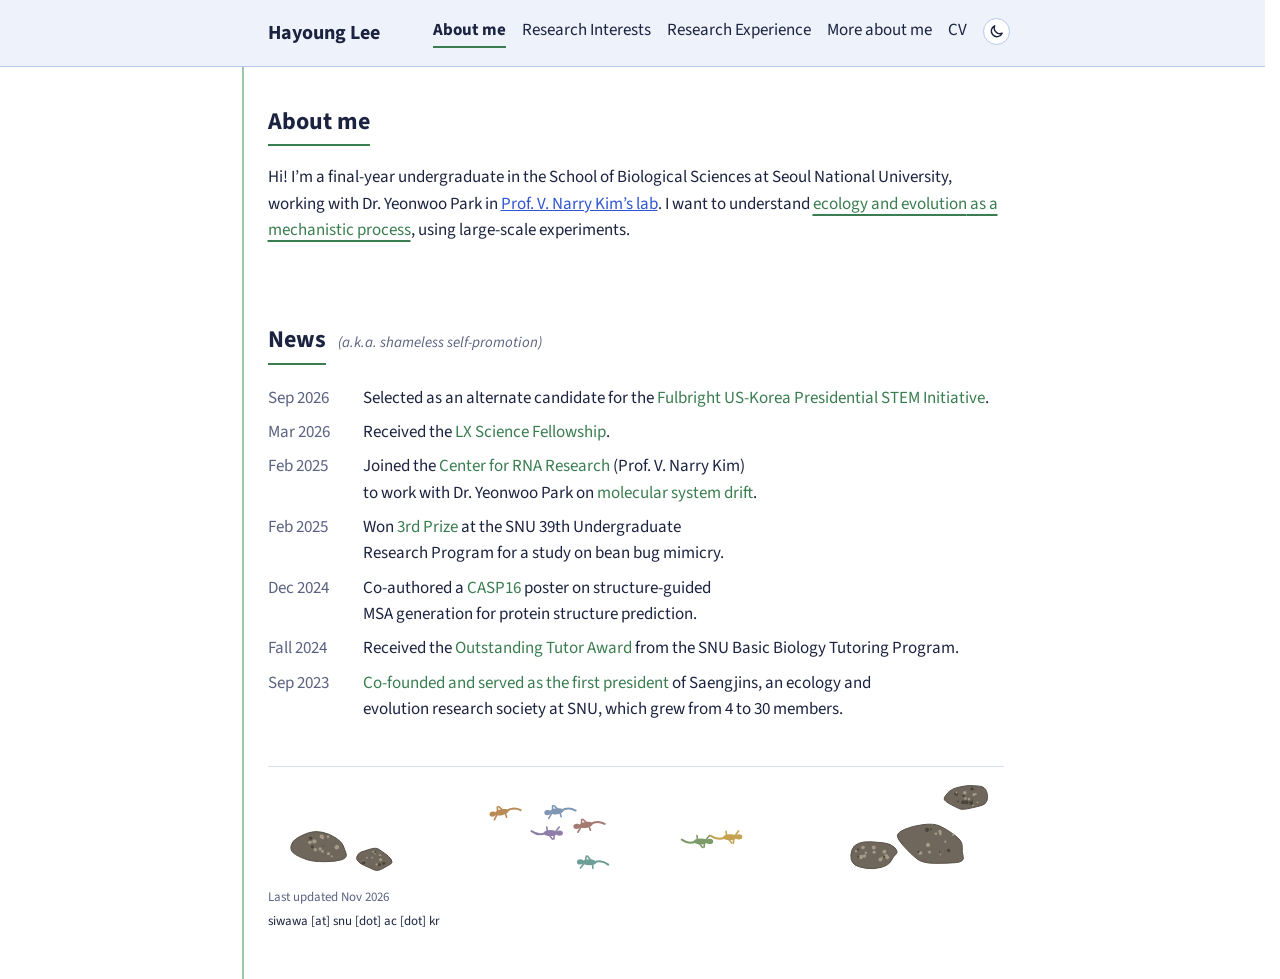
<file: index.html>
<!doctype html>
<html lang="en">
<head>
<meta charset="utf-8">
<meta name="viewport" content="width=device-width, initial-scale=1">
<title>Hayoung Lee</title>
<meta name="description" content="Hayoung Lee, undergraduate researcher at Seoul National University.">
<!-- 링크 미리보기 카드. 그림을 바꾸면 ?v=1 숫자도 올려 주세요 -->
<meta property="og:type" content="website">
<meta property="og:site_name" content="Hayoung Lee">
<meta property="og:title" content="Hayoung Lee">
<meta property="og:description" content="Hayoung Lee, undergraduate researcher at Seoul National University.">
<meta property="og:url" content="https://siwawa.github.io/">
<meta property="og:image" content="https://siwawa.github.io/assets/og-image.png?v=2">
<meta property="og:image:width" content="1200">
<meta property="og:image:height" content="630">
<meta property="og:image:alt" content="Hayoung Lee, undergraduate researcher at Seoul National University">
<meta name="twitter:card" content="summary_large_image">
<script type="application/ld+json">
{"@context": "https://schema.org", "@type": "ProfilePage",
 "mainEntity": {"@type": "Person", "name": "Hayoung Lee", "alternateName": "이하영",
  "affiliation": {"@type": "CollegeOrUniversity", "name": "Seoul National University"},
  "url": "https://siwawa.github.io/"}}
</script>
<link rel="preconnect" href="https://fonts.googleapis.com">
<link rel="preconnect" href="https://fonts.gstatic.com" crossorigin>
<!-- 사진, 연구 질문, 메일을 받기 전 확인(Turnstile)과 문지기(Worker)에 미리 연결해 둬서 기다리는 시간을 줄여요 -->
<link rel="preconnect" href="https://challenges.cloudflare.com">
<link rel="preconnect" href="https://hayoung-gate.siwawa6734.workers.dev">
<link rel="preconnect" href="https://hayoung-gate.siwawa6734.workers.dev" crossorigin>
<!-- 브라우저 탭 아이콘: 계통도 -->
<link rel="icon" href="assets/favicon.svg" type="image/svg+xml">
<link rel="stylesheet" href="style.css?v=22">
<!-- 다크 모드: 저장한 선택, 없으면 컴퓨터 설정을 그리기 전에 바로 적용해요 -->
<script>var t; try { t = localStorage.getItem('theme'); } catch (e) {} document.documentElement.dataset.theme = t || (matchMedia('(prefers-color-scheme: dark)').matches ? 'dark' : 'light');</script>
</head>
<body>
<header class="topbar">
  <div class="in">
    <a class="brand" href="index.html">Hayoung Lee</a>
    <nav><ul><li><span class="here">About me</span></li><li><a href="research.html">Research Interests</a></li><li><a href="prior.html">Research Experience</a></li><li><a href="more.html">More about me</a></li><li><a href="#cv" data-cv>CV</a></li></ul></nav>
  </div>
</header>
<main>
<h2>About me</h2>
<!-- 사진은 방문자가 처음 움직일 때 불러와요. 경로는 site.js에서 바꾸세요 -->
<figure class="portrait"><img id="photo" alt="Hayoung Lee looking up at a large skeleton in a natural history museum" width="1500" height="500"></figure>
<p>Hi! I’m a final-year undergraduate in the School of Biological Sciences at Seoul National University, working with Dr. Yeonwoo Park in <a href="https://narrykim.org/en/">Prof. V. Narry Kim’s lab</a>. I want to understand <span class="mark"><strong>ecology and evolution</strong> as a <strong>mechanistic process</strong></span>, using large-scale experiments.</p>
<h2 id="news">News</h2><span class="aside">(a.k.a. shameless self-promotion)</span>
<ul class="news">
  <li><span class="date">Sep 2026</span><span>Selected as an alternate candidate for the <strong>Fulbright US-Korea Presidential STEM Initiative</strong>.</span></li>
  <li><span class="date">Mar 2026</span><span>Received the <strong>LX Science Fellowship</strong>.</span></li>
  <li><span class="date">Feb 2025</span><span>Joined the <strong>Center for RNA Research</strong> (Prof. V. Narry Kim) to work with Dr. Yeonwoo Park on <strong>molecular system drift</strong>.</span></li>
  <li><span class="date">Feb 2025</span><span>Won <strong>3rd Prize</strong> at the SNU 39th Undergraduate Research Program for a study on bean bug mimicry.</span></li>
  <li><span class="date">Dec 2024</span><span>Co-authored a <strong>CASP16</strong> poster on structure-guided MSA generation for protein structure prediction.</span></li>
  <li><span class="date">Fall 2024</span><span>Received the <strong>Outstanding Tutor Award</strong> from the SNU Basic Biology Tutoring Program.</span></li>
  <li><span class="date">Sep 2023</span><span><strong>Co-founded and served as the first president</strong> of Saengjins, an ecology and evolution research society at SNU, which grew from 4 to 30 members.</span></li>
</ul>
<canvas class="lizards" aria-hidden="true"></canvas>
<p class="updated">Last updated Nov 2026</p>
<p class="mail" hidden></p>
</main>
<script src="site.js?v=16"></script>
</body>
</html>
</file>
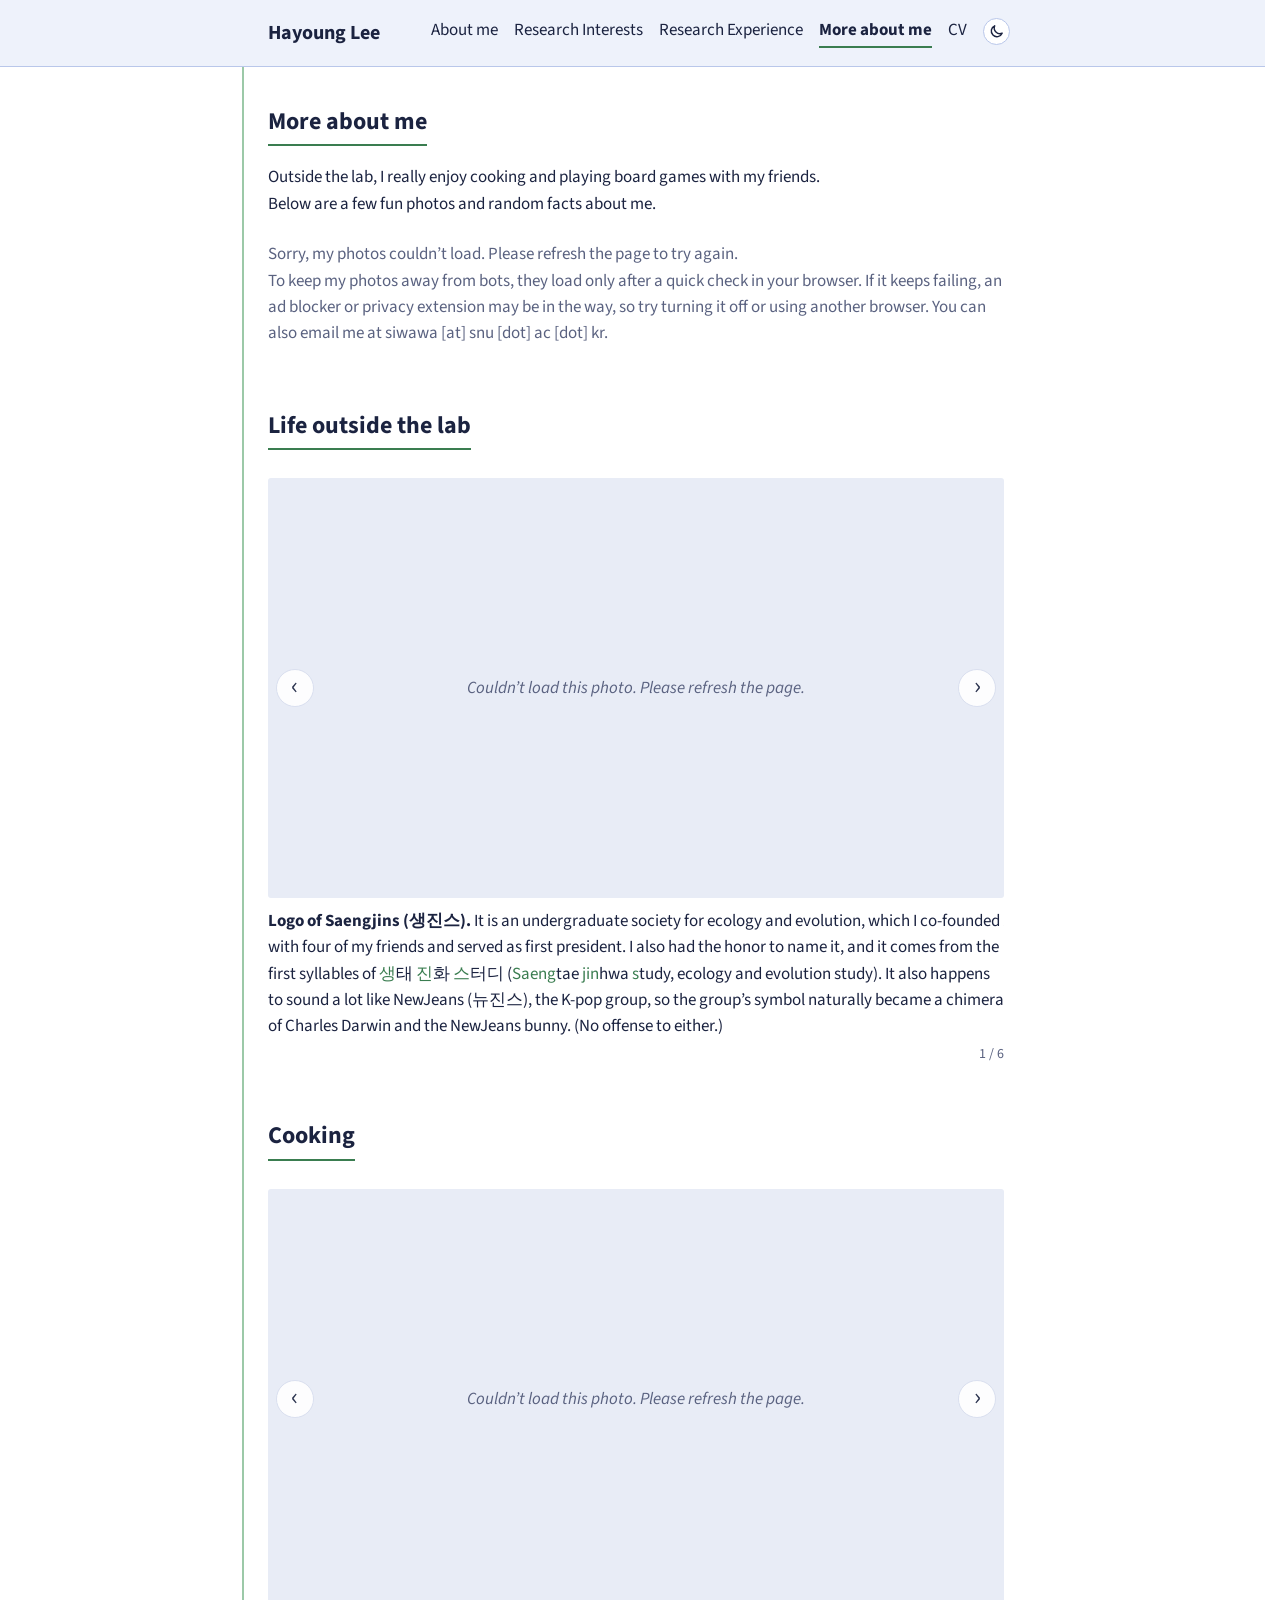
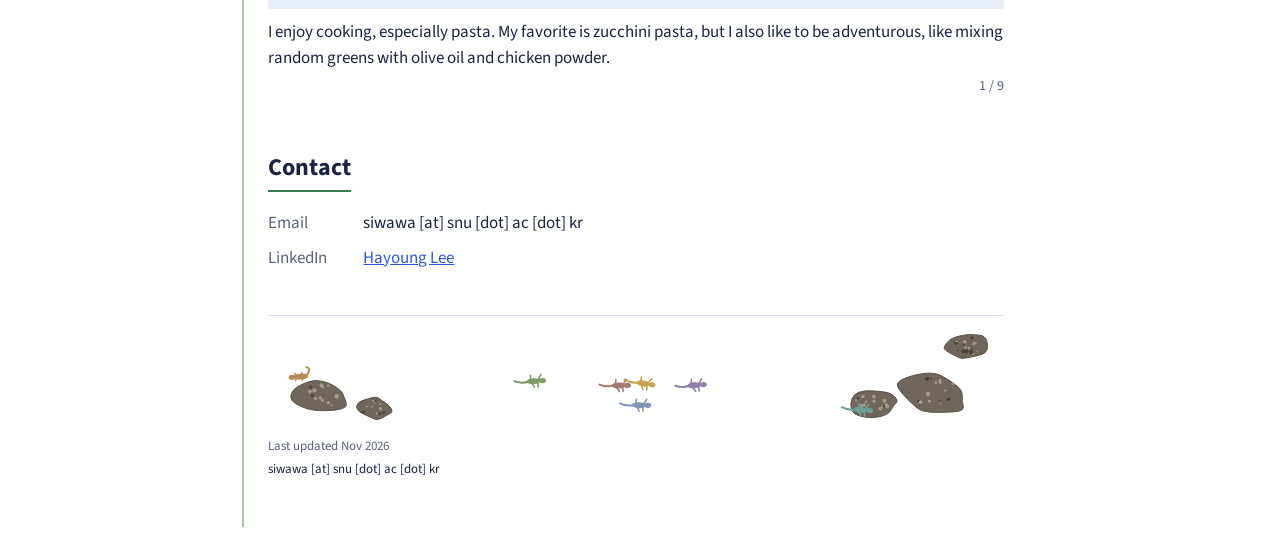
<file: more.html>
<!doctype html>
<html lang="en">
<head>
<meta charset="utf-8">
<meta name="viewport" content="width=device-width, initial-scale=1">
<title>More about me | Hayoung Lee</title>
<meta name="description" content="More about Hayoung Lee outside the lab, with a few photos.">
<!-- 링크 미리보기 카드. 그림을 바꾸면 ?v=1 숫자도 올려 주세요 -->
<meta property="og:type" content="website">
<meta property="og:site_name" content="Hayoung Lee">
<meta property="og:title" content="More about me | Hayoung Lee">
<meta property="og:description" content="More about Hayoung Lee outside the lab, with a few photos.">
<meta property="og:url" content="https://siwawa.github.io/more.html">
<meta property="og:image" content="https://siwawa.github.io/assets/og-image.png?v=2">
<meta property="og:image:width" content="1200">
<meta property="og:image:height" content="630">
<meta property="og:image:alt" content="Hayoung Lee, undergraduate researcher at Seoul National University">
<meta name="twitter:card" content="summary_large_image">
<link rel="preconnect" href="https://fonts.googleapis.com">
<link rel="preconnect" href="https://fonts.gstatic.com" crossorigin>
<!-- 사진, 연구 질문, 메일을 받기 전 확인(Turnstile)과 문지기(Worker)에 미리 연결해 둬서 기다리는 시간을 줄여요 -->
<link rel="preconnect" href="https://challenges.cloudflare.com">
<link rel="preconnect" href="https://hayoung-gate.siwawa6734.workers.dev">
<link rel="preconnect" href="https://hayoung-gate.siwawa6734.workers.dev" crossorigin>
<!-- 브라우저 탭 아이콘: 계통도 -->
<link rel="icon" href="assets/favicon.svg" type="image/svg+xml">
<link rel="stylesheet" href="style.css?v=22">
<!-- 다크 모드: 저장한 선택, 없으면 컴퓨터 설정을 그리기 전에 바로 적용해요 -->
<script>var t; try { t = localStorage.getItem('theme'); } catch (e) {} document.documentElement.dataset.theme = t || (matchMedia('(prefers-color-scheme: dark)').matches ? 'dark' : 'light');</script>
<!-- JavaScript가 없으면 사진은 영영 안 오니까 사진 칸을 숨겨요 -->
<noscript><style>.photos { display: none; }</style></noscript>
</head>
<body>
<header class="topbar">
  <div class="in">
    <a class="brand" href="index.html">Hayoung Lee</a>
    <nav><ul><li><a href="index.html">About me</a></li><li><a href="research.html">Research Interests</a></li><li><a href="prior.html">Research Experience</a></li><li><span class="here">More about me</span></li><li><a href="#cv" data-cv>CV</a></li></ul></nav>
  </div>
</header>
<main>
<h2>More about me</h2>
<p>Outside the lab, I really enjoy cooking and playing board games with my friends.<br>
Below are a few fun photos and random facts about me.</p>
<!-- 사진은 방문자가 처음 움직이면 확인을 거쳐 나와요. 그전에는 사진 자리에 "Loading photo…"가 보여요. 사진 파일은 R2의 photos/hobby, photos/cooking에 WebP로 있고, 휴대폰용 작은 사진은 photos/sm/ 아래에 같은 이름으로 있어요 -->
<div id="gate" class="gate-box"></div>
<noscript><p class="gate-note">This page needs JavaScript to show my photos. Feel free to get in touch by email, siwawa [at] snu [dot] ac [dot] kr.</p></noscript>
<div class="photos" data-fail="Sorry, my photos couldn’t load. Please refresh the page to try again.&#10;To keep my photos away from bots, they load only after a quick check in your browser. If it keeps failing, an ad blocker or privacy extension may be in the way, so try turning it off or using another browser. You can also email me at siwawa [at] snu [dot] ac [dot] kr.">
<h2>Life outside the lab</h2>
<div class="gallery">
  <div class="gal-track">
    <figure><img class="fit" data-photo="hobby/saengjins_logo.webp" alt="The Saengjins logo"><figcaption class="story"><strong>Logo of Saengjins (<span lang="ko">생진스</span>).</strong> It is an undergraduate society for ecology and evolution, which I co-founded with four of my friends and served as first president. I also had the honor to name it, and it comes from the first syllables of <span lang="ko"><span class="syl">생</span>태</span> <span lang="ko"><span class="syl">진</span>화</span> <span lang="ko"><span class="syl">스</span>터디</span> (<span class="syl">Saeng</span>tae <span class="syl">jin</span>hwa <span class="syl">s</span>tudy, ecology and evolution study). It also happens to sound a lot like NewJeans (<span lang="ko">뉴진스</span>), the K-pop group, so the group’s symbol naturally became a chimera of Charles Darwin and the NewJeans bunny. (No offense to either.)</figcaption></figure>
    <figure><img data-photo="hobby/rain.webp" alt="A journal club slide with a photo of friends shielding themselves from heavy rain with papers"><figcaption class="story"><strong>A slide from a Saengjins journal club that I presented with my friends.</strong> The photo in the background is us, and I am the one on the right in the brown jacket. It suddenly <span class="syl">rained heavily</span> right after we had prepared the slides, so we used the papers we had studied to shield ourselves from the rain. You can tell how hard it was raining from the people scurrying for cover in the background.</figcaption></figure>
    <figure><img data-photo="hobby/feriswheel.webp" alt="Me waiting below a Ferris wheel in the snow, seen from above"><figcaption class="story"><strong>I am quite afraid of heights, especially Ferris wheels.</strong> I usually wait below while my friends go up, avoiding the ride at all costs, and they like to take pictures of me from up in the sky. It was snowing hard that day, but I could still stay there and catch them waving at me, thanks to the papers I once again used as cover.</figcaption></figure>
    <figure><img data-photo="hobby/graduation_not.webp" alt="Me wearing someone else’s graduation cap"><figcaption class="story">I haven’t graduated yet, but people often put their hats on me.</figcaption></figure>
    <figure><img data-photo="hobby/igloo.webp" alt="A semi-open igloo my friends and I built on a snowy rooftop"><figcaption class="story"><strong>Since heavy snow is rare in Korea, my childhood dream was to build an igloo I could actually be inside.</strong> So I scrambled to find friends who shared the same dream. About eight of us took turns working on it for four hours, and we kind of reached the goal with a semi-open igloo. A sad fate awaited it, though, as the school had to clear the snow (including our igloo) from its rooftops soon after.</figcaption></figure>
    <figure><img data-photo="hobby/sleeping.webp" alt="Me asleep on the subway with a paper"><figcaption class="story">Caught sleeping on the subway on the way to a Saengjins field session. The paper I was reading when I dozed off will remain a secret.</figcaption></figure>
  </div>
  <button class="gal-btn prev" type="button" aria-label="Previous photo">&lsaquo;</button>
  <button class="gal-btn next" type="button" aria-label="Next photo">&rsaquo;</button>
  <p class="gal-count"></p>
</div>
<h2>Cooking</h2>
<div class="gallery">
  <div class="gal-track">
    <figure><img data-photo="cooking/randomgreens.webp" alt="Random greens mixed with olive oil and chicken powder"><figcaption class="story">I enjoy cooking, especially pasta. My favorite is zucchini pasta, but I also like to be adventurous, like mixing random greens with olive oil and chicken powder.</figcaption></figure>
    <figure><img data-photo="cooking/zuccini.webp" alt="Zucchini pasta"><figcaption class="story">Zucchini pasta is one of my favorites. I have never found anything like it when eating out, yet it is really easy to make.</figcaption></figure>
    <figure><img data-photo="cooking/pasta_bongole.webp" alt="Pasta alle vongole"><figcaption class="story">Dr. Yeonwoo Park introduced me to some recipes to start out cooking, and Vongole was one of the first dishes I tried. It was surprisingly good just by following the protocols, even though I arbitrarily substituted some ingredients to a dangerous degree (I used very sweet wine instead of dry).</figcaption></figure>
    <figure><img data-photo="cooking/risotto.webp" alt="Risotto"><figcaption class="story">Even though I kinda think I am now good at pasta, I have never succeeded at risotto. I tried twice, and never even got good feedback from my parents.</figcaption></figure>
    <figure><img data-photo="cooking/preserverence.webp" alt="A big batch of diced vegetables for ragù"><figcaption class="story">I often over-prepare ragù, up to 15 servings at a time, and freeze them for later. This is proof of my perseverance, about an hour of dicing. (It made me buy a chopper for vegetables.)</figcaption></figure>
    <figure><img data-photo="cooking/ragu.webp" alt="Ragù simmering in a pot"><figcaption class="story">Ragù also should be simmered multiple times, which means hours of painful stirring. I always think that this would be the last time I make ragù at home, but I still make the same mistake of mass-producing ragù every time the stock is empty.</figcaption></figure>
    <figure><img data-photo="cooking/gamjatang.webp" alt="Gamja-Tang, a Korean pork bone soup"><figcaption class="story">I also have some experience with Korean traditional food, one of them being Gamja-Tang. I take pride in not making it with an instant meal kit. If you have experience preparing Gamja-Tang without meal kits, you would know how much effort was put into this. This was the first and last time I made Gamja-Tang.</figcaption></figure>
    <figure><img data-photo="cooking/tteukguk_served.webp" alt="A bowl of Tteokguk, Korean rice cake soup"><figcaption class="story">Another Korean dish I can make is Tteokguk. Unlike Gamja-Tang, Tteokguk is really easy to make and to mass-produce. Even though the tradition in Korea is to eat Tteokguk on New Year’s Day, I make it every three weeks.</figcaption></figure>
    <figure><img data-photo="cooking/galbi.webp" alt="Galbi, Korean braised short ribs"><figcaption class="story">Galbi is another dish that is usually served on Korean holidays (Korean Thanksgiving), but I never tried to make it as a regular like Tteokguk because it takes too much effort. Succeeding at this gave me the confidence that I could make pretty much anything (at least to a mid level) by following the protocols.</figcaption></figure>
    <!-- 설명 없는 사진: 설명을 쓰면 위로 옮겨요 (주석 안이라 불러오지 않아요)
    <figure><img data-photo="cooking/mushroom.webp" alt="A mushroom dish"><figcaption>Mushrooms</figcaption></figure>
    <figure><img data-photo="cooking/pork_and_whatisthat.webp" alt="Pork and something else"><figcaption>Pork and… what is that?</figcaption></figure>
    <figure><img data-photo="cooking/ragu_served.webp" alt="Ragù, served"><figcaption>Ragù, served</figcaption></figure>
    <figure><img data-photo="cooking/rattauii.webp" alt="Ratatouille"><figcaption>Ratatouille</figcaption></figure>
    <figure><img data-photo="cooking/shabu.webp" alt="Shabu-shabu"><figcaption>Shabu-shabu</figcaption></figure>
    <figure><img data-photo="cooking/tofu.webp" alt="A tofu dish"><figcaption>Tofu</figcaption></figure>
    <figure><img data-photo="cooking/tteukguk.webp" alt="Tteokguk"><figcaption>Tteokguk</figcaption></figure>
    -->
  </div>
  <button class="gal-btn prev" type="button" aria-label="Previous photo">&lsaquo;</button>
  <button class="gal-btn next" type="button" aria-label="Next photo">&rsaquo;</button>
  <p class="gal-count"></p>
</div>
</div>
<h2 id="contact">Contact</h2>
<ul class="news contact">
  <li><span class="date">Email</span><span data-mail>siwawa [at] snu [dot] ac [dot] kr</span></li>
  <li><span class="date">LinkedIn</span><span><a href="https://www.linkedin.com/in/hayoung-lee-b33053363/" target="_blank" rel="noopener">Hayoung Lee</a></span></li>
</ul>
<canvas class="lizards" aria-hidden="true"></canvas>
<p class="updated">Last updated Nov 2026</p>
<p class="mail" hidden></p>
</main>
<script src="site.js?v=16"></script>
</body>
</html>
</file>
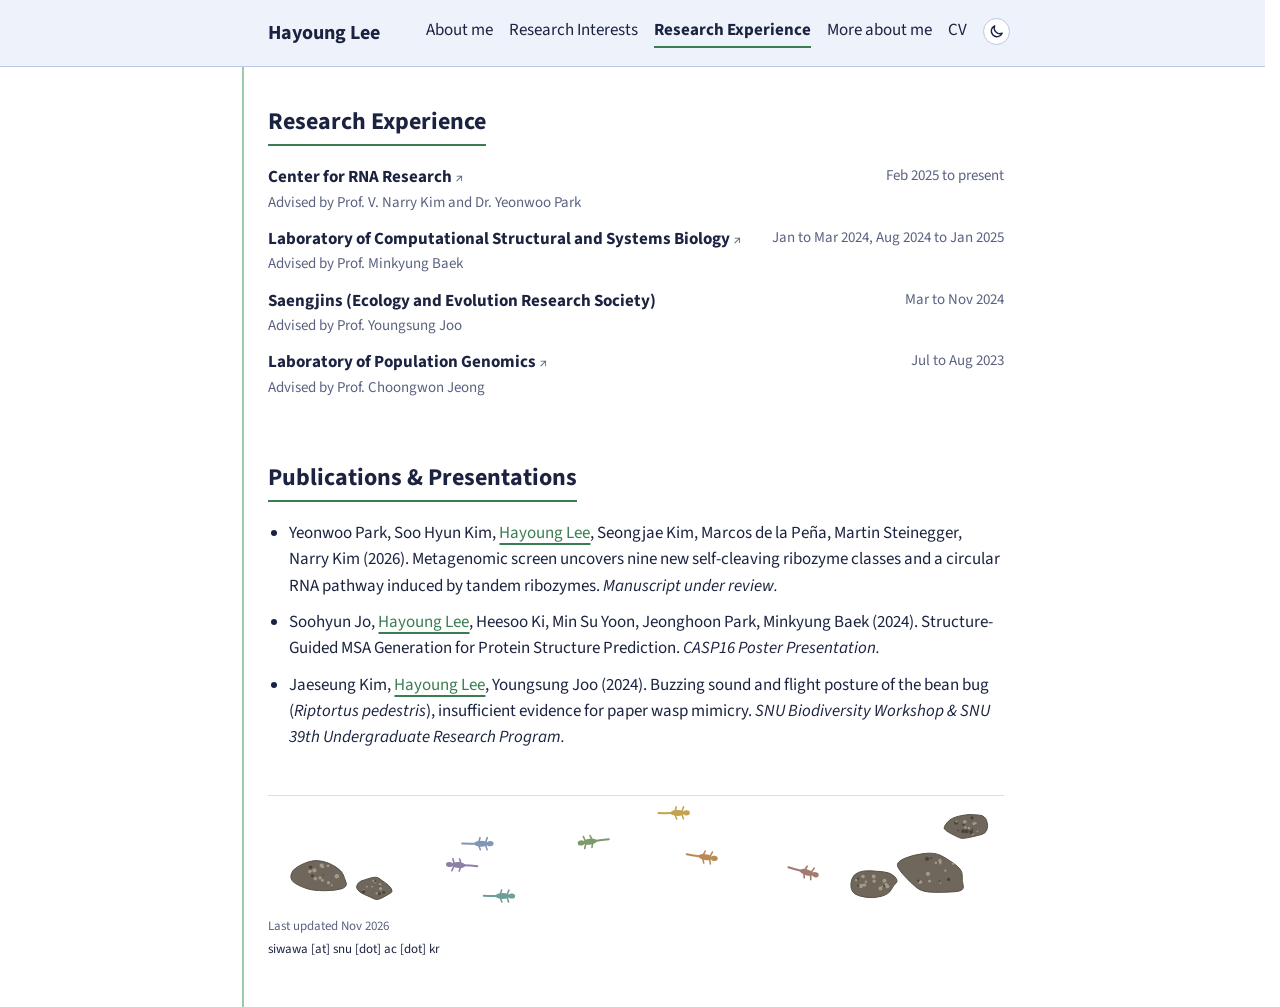
<file: prior.html>
<!doctype html>
<html lang="en">
<head>
<meta charset="utf-8">
<meta name="viewport" content="width=device-width, initial-scale=1">
<title>Research Experience | Hayoung Lee</title>
<meta name="description" content="Research experience, publications, and presentations by Hayoung Lee.">
<!-- 링크 미리보기 카드. 그림을 바꾸면 ?v=1 숫자도 올려 주세요 -->
<meta property="og:type" content="website">
<meta property="og:site_name" content="Hayoung Lee">
<meta property="og:title" content="Research Experience | Hayoung Lee">
<meta property="og:description" content="Research experience, publications, and presentations by Hayoung Lee.">
<meta property="og:url" content="https://siwawa.github.io/prior.html">
<meta property="og:image" content="https://siwawa.github.io/assets/og-image.png?v=2">
<meta property="og:image:width" content="1200">
<meta property="og:image:height" content="630">
<meta property="og:image:alt" content="Hayoung Lee, undergraduate researcher at Seoul National University">
<meta name="twitter:card" content="summary_large_image">
<link rel="preconnect" href="https://fonts.googleapis.com">
<link rel="preconnect" href="https://fonts.gstatic.com" crossorigin>
<!-- 사진, 연구 질문, 메일을 받기 전 확인(Turnstile)과 문지기(Worker)에 미리 연결해 둬서 기다리는 시간을 줄여요 -->
<link rel="preconnect" href="https://challenges.cloudflare.com">
<link rel="preconnect" href="https://hayoung-gate.siwawa6734.workers.dev">
<link rel="preconnect" href="https://hayoung-gate.siwawa6734.workers.dev" crossorigin>
<!-- 브라우저 탭 아이콘: 계통도 -->
<link rel="icon" href="assets/favicon.svg" type="image/svg+xml">
<link rel="stylesheet" href="style.css?v=22">
<!-- 다크 모드: 저장한 선택, 없으면 컴퓨터 설정을 그리기 전에 바로 적용해요 -->
<script>var t; try { t = localStorage.getItem('theme'); } catch (e) {} document.documentElement.dataset.theme = t || (matchMedia('(prefers-color-scheme: dark)').matches ? 'dark' : 'light');</script>
</head>
<body>
<header class="topbar">
  <div class="in">
    <a class="brand" href="index.html">Hayoung Lee</a>
    <nav><ul><li><a href="index.html">About me</a></li><li><a href="research.html">Research Interests</a></li><li><span class="here">Research Experience</span></li><li><a href="more.html">More about me</a></li><li><a href="#cv" data-cv>CV</a></li></ul></nav>
  </div>
</header>
<main>
<h2>Research Experience</h2>
<!-- 어디에서 연구했는지만 한 줄씩 적어요. 자세한 설명은 아래 Detailed Research Experience에 있고, 그 본문은 R2의 content/prior.html이에요 -->
<ul class="labs">
  <li><strong><a href="https://narrykim.org/en/" target="_blank" rel="noopener">Center for RNA Research</a></strong><span class="meta">Feb 2025 to present</span><span class="meta adv">Advised by Prof. V. Narry Kim and Dr. Yeonwoo Park</span></li>
  <li><strong><a href="https://biosci.snu.ac.kr/cssb/en" target="_blank" rel="noopener">Laboratory of Computational Structural and Systems Biology</a></strong><span class="meta">Jan to Mar 2024, Aug 2024 to Jan 2025</span><span class="meta adv">Advised by Prof. Minkyung Baek</span></li>
  <li><strong>Saengjins (Ecology and Evolution Research Society)</strong><span class="meta">Mar to Nov 2024</span><span class="meta adv">Advised by Prof. Youngsung Joo</span></li>
  <li><strong><a href="https://biosci.snu.ac.kr/jeongpopgen/en" target="_blank" rel="noopener">Laboratory of Population Genomics</a></strong><span class="meta">Jul to Aug 2023</span><span class="meta adv">Advised by Prof. Choongwon Jeong</span></li>
</ul>
<h2>Publications &amp; Presentations</h2>
<ul class="pubs">
  <li>Yeonwoo Park, Soo Hyun Kim, <b>Hayoung Lee</b>, Seongjae Kim, Marcos de la Peña, Martin Steinegger, Narry Kim (2026). Metagenomic screen uncovers nine new self-cleaving ribozyme classes and a circular RNA pathway induced by tandem ribozymes. <i>Manuscript under review.</i></li>
  <li>Soohyun Jo, <b>Hayoung Lee</b>, Heesoo Ki, Min Su Yoon, Jeonghoon Park, Minkyung Baek (2024). Structure-Guided MSA Generation for Protein Structure Prediction. <i>CASP16 Poster Presentation.</i></li>
  <li>Jaeseung Kim, <b>Hayoung Lee</b>, Youngsung Joo (2024). Buzzing sound and flight posture of the bean bug (<i>Riptortus pedestris</i>), insufficient evidence for paper wasp mimicry. <i>SNU Biodiversity Workshop &amp; SNU 39th Undergraduate Research Program.</i></li>
</ul>
<!-- Detailed Research Experience: 준비되면 이 주석을 풀어요 (본문은 R2 content/prior.html)
<div id="gate" class="gate-box"></div>
<div id="research-body" data-gate="content/prior.html" data-fail="Sorry, the details of my research couldn’t load. Please refresh the page to try again.&#10;To keep these details away from bots, they load only after a quick check in your browser. If it keeps failing, an ad blocker or privacy extension may be in the way, so try turning it off or using another browser. You can also email me at siwawa [at] snu [dot] ac [dot] kr."><p class="gate-note loading">Loading the details of my research. This takes a moment…</p></div>
<noscript><p class="gate-note">This page needs JavaScript to show the details of my research. Feel free to email me at siwawa [at] snu [dot] ac [dot] kr.</p></noscript>
-->
<canvas class="lizards" aria-hidden="true"></canvas>
<p class="updated">Last updated Nov 2026</p>
<p class="mail" hidden></p>
</main>
<script src="site.js?v=16"></script>
</body>
</html>
</file>
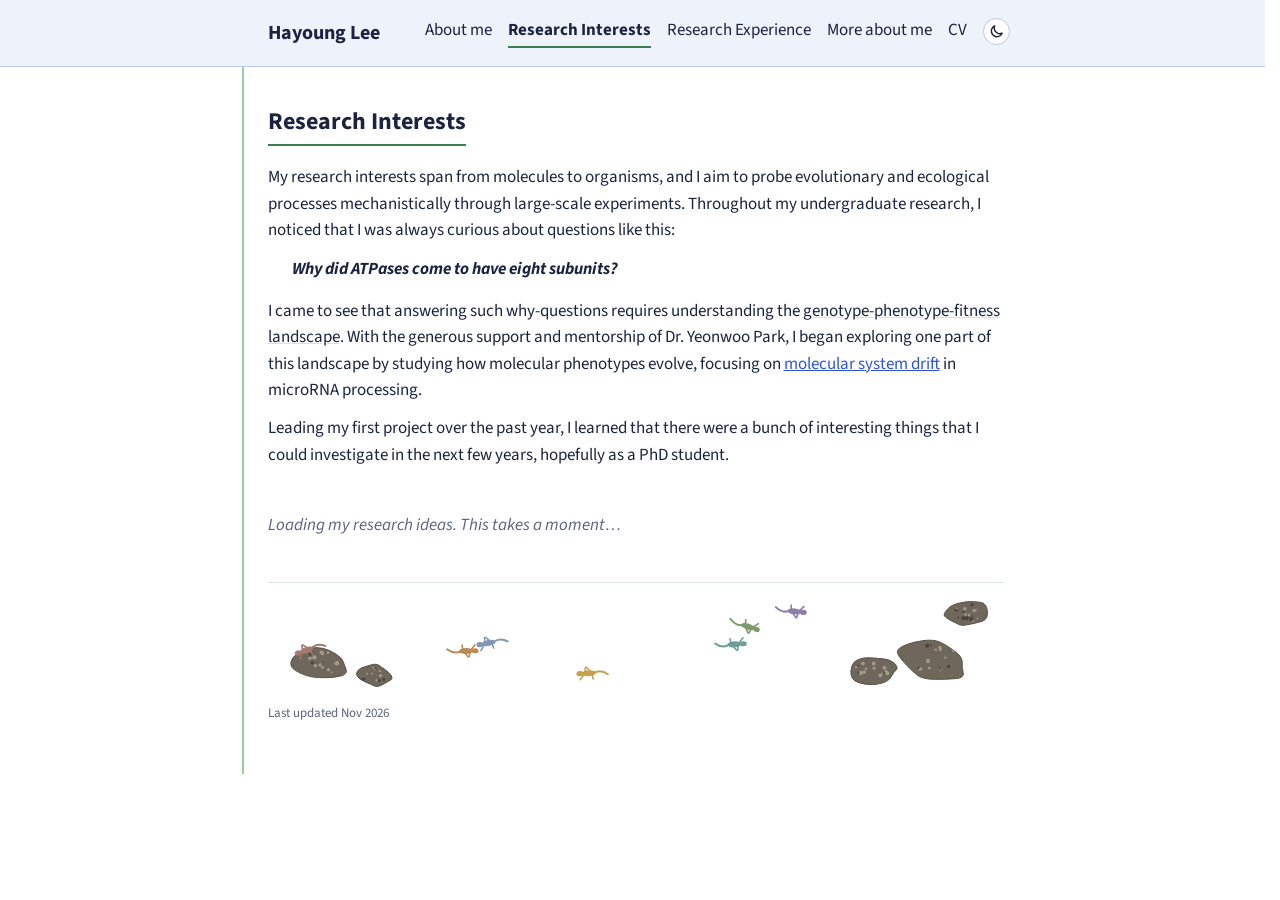
<file: research.html>
<!doctype html>
<html lang="en">
<head>
<meta charset="utf-8">
<meta name="viewport" content="width=device-width, initial-scale=1">
<title>Research Interests | Hayoung Lee</title>
<meta name="description" content="Research interests of Hayoung Lee, undergraduate researcher at Seoul National University.">
<!-- 링크 미리보기 카드. 그림을 바꾸면 ?v=1 숫자도 올려 주세요 -->
<meta property="og:type" content="website">
<meta property="og:site_name" content="Hayoung Lee">
<meta property="og:title" content="Research Interests | Hayoung Lee">
<meta property="og:description" content="Research interests of Hayoung Lee, undergraduate researcher at Seoul National University.">
<meta property="og:url" content="https://siwawa.github.io/research.html">
<meta property="og:image" content="https://siwawa.github.io/assets/og-image.png?v=2">
<meta property="og:image:width" content="1200">
<meta property="og:image:height" content="630">
<meta property="og:image:alt" content="Hayoung Lee, undergraduate researcher at Seoul National University">
<meta name="twitter:card" content="summary_large_image">
<link rel="preconnect" href="https://fonts.googleapis.com">
<link rel="preconnect" href="https://fonts.gstatic.com" crossorigin>
<!-- 사진, 연구 질문, 메일을 받기 전 확인(Turnstile)과 문지기(Worker)에 미리 연결해 둬서 기다리는 시간을 줄여요 -->
<link rel="preconnect" href="https://challenges.cloudflare.com">
<link rel="preconnect" href="https://hayoung-gate.siwawa6734.workers.dev">
<link rel="preconnect" href="https://hayoung-gate.siwawa6734.workers.dev" crossorigin>
<!-- 브라우저 탭 아이콘: 계통도 -->
<link rel="icon" href="assets/favicon.svg" type="image/svg+xml">
<link rel="stylesheet" href="style.css?v=22">
<!-- 다크 모드: 저장한 선택, 없으면 컴퓨터 설정을 그리기 전에 바로 적용해요 -->
<script>var t; try { t = localStorage.getItem('theme'); } catch (e) {} document.documentElement.dataset.theme = t || (matchMedia('(prefers-color-scheme: dark)').matches ? 'dark' : 'light');</script>
</head>
<body>
<header class="topbar">
  <div class="in">
    <a class="brand" href="index.html">Hayoung Lee</a>
    <nav><ul><li><a href="index.html">About me</a></li><li><span class="here">Research Interests</span></li><li><a href="prior.html">Research Experience</a></li><li><a href="more.html">More about me</a></li><li><a href="#cv" data-cv>CV</a></li></ul></nav>
  </div>
</header>
<main>
<!-- 소개 글은 공개예요. 검색엔진도 읽을 수 있어요
     가운데 질문 한 줄은 몇 초마다 바뀌어요. 질문은 data-words에 | 로 나눠 적고, 첫 질문을 태그 안에도 똑같이 적어요 -->
<h2>Research Interests</h2>
<p>My research interests span from molecules to organisms, and I aim to probe evolutionary and ecological processes mechanistically through large-scale experiments. Throughout my undergraduate research, I noticed that I was always curious about questions like this:</p>
<p class="ask"><strong><em class="rotate" data-words="Why did ATPases come to have eight subunits?|Why do adult bean bugs display imperfect mimicry?">Why did ATPases come to have eight subunits?</em></strong></p>
<p>I came to see that answering such why-questions requires understanding the <a href="https://en.wikipedia.org/wiki/Fitness_landscape" target="_blank" rel="noopener">genotype-phenotype-fitness landscape</a>. With the generous support and mentorship of Dr. Yeonwoo Park, I began exploring one part of this landscape by studying how molecular phenotypes evolve, focusing on <a class="cite" href="https://doi.org/10.1016/j.cels.2026.101736" target="_blank" rel="noopener" data-cite="Park &amp; Kim (2026)&#10;The drifting biochemical basis of an essential molecular interaction&#10;Cell Systems">molecular system drift</a> in microRNA processing.</p>
<p>Leading my first project over the past year, I learned that there were a bunch of interesting things that I could investigate in the next few years, hopefully as a PhD student.</p><!-- 연구 질문은 방문자가 처음 움직이면 확인을 거쳐 나와요. 본문은 R2의 content/research.html에 있어요 -->
<div id="gate" class="gate-box"></div>
<div id="research-body" data-gate="content/research.html" data-fail="Sorry, my research questions couldn’t load. Please refresh the page to try again.&#10;To keep my research questions away from bots, they load only after a quick check in your browser. If it keeps failing, an ad blocker or privacy extension may be in the way, so try turning it off or using another browser. You can also email me at siwawa [at] snu [dot] ac [dot] kr."><p class="gate-note loading">Loading my research ideas. This takes a moment…</p></div>
<noscript><p class="gate-note">This page needs JavaScript to show my research questions. Feel free to email me at siwawa [at] snu [dot] ac [dot] kr.</p></noscript>
<canvas class="lizards" aria-hidden="true"></canvas>
<p class="updated">Last updated Nov 2026</p>
<p class="mail" hidden></p>
</main>
<script src="site.js?v=16"></script>
</body>
</html>
</file>
<file: style.css>
/* 글꼴도 여기서 불러와요. 본문 Source Sans 3, 노트 번호 Caveat. 글꼴을 바꿀 땐 이 줄과 아래 font-family만 고치면 돼요 */
@import url("https://fonts.googleapis.com/css2?family=Source+Sans+3:ital,wght@0,400;0,700;1,400&family=Caveat:wght@500&display=swap");
/* 모든 페이지가 이 파일 하나를 같이 써요. 색은 여기 맨 위에서만 바꾸면 돼요 */
:root {
  /* 실험 노트: 파란 볼펜 잉크, 초록 펜 밑줄과 여백선 */
  --bg: #ffffff;
  --bar: #eef2fb;
  --fg: #1b2340;
  --muted: #5a6280;
  --accent: #3a7d50;
  --link: #2f55d4;
  --line: #d9dfef;
  --margin: #9cc9a8;
  --barline: #b9c7ea;
  --ph: #e8ecf6;
  --grain: none;
  color-scheme: light;
}
/* 다크 모드: 밤의 실험 노트. 남색 종이에 밝은 잉크. 상단 버튼으로 바꿔요 */
:root[data-theme="dark"] {
  --bg: #141a2e;
  --bar: #1b2340;
  --fg: #e3e8f6;
  --muted: #9aa3c0;
  --accent: #74c08d;
  --link: #8fa8f5;
  --line: #2c3558;
  --margin: #2f5c40;
  --barline: #33406b;
  --ph: #222a45;
  color-scheme: dark;
}
/* 글씨 크기는 어느 화면에서나 같아요. 노트북과 모니터 크기 차이는 Windows 배율이 맞춰 줘요.
   모든 크기는 rem 단위라 이 숫자만 바꾸면 글씨와 여백이 함께 바뀌어요 */
html { font-size: 17px; scrollbar-gutter: stable; }
/* scrollbar-gutter: 스크롤바 자리를 늘 비워 둬서, 긴 페이지와 짧은 페이지를 오가도 글이 좌우로 밀리지 않아요 */
body {
  margin: 0;
  background-color: var(--bg);
  background-image: var(--grain);
  color: var(--fg);
  font-family: "Source Sans 3", "Helvetica Neue", Helvetica, Arial, sans-serif;
  font-size: 1rem;
  line-height: 1.55;
}
a { color: var(--link); }
a:focus-visible { outline: 2px solid var(--accent); outline-offset: 2px; }
/* 위키피디아 링크는 글처럼 조용히 두고, 마우스를 올리면 파란 링크로 보여요 */
a[href*="wikipedia.org"] { color: inherit; text-decoration-color: var(--line); }
a[href*="wikipedia.org"]:hover { color: var(--link); text-decoration-color: currentColor; }
/* 논문 링크: 마우스를 올리면 위에 논문 정보 카드가 잠깐 떠요 (data-cite, &#10;로 줄바꿈) */
.cite { position: relative; }
.cite::after { content: attr(data-cite); position: absolute; left: 0; bottom: calc(100% + 0.471rem); z-index: 20; width: max-content; max-width: 17.647rem; padding: 0.471rem 0.706rem; border: 1px solid var(--line); border-radius: 0.235rem; background: var(--bg); color: var(--fg); box-shadow: 0 0.235rem 0.941rem rgba(0, 0, 0, 0.18); font-size: 0.824rem; font-style: normal; font-weight: normal; line-height: 1.45; text-decoration: none; white-space: pre-line; opacity: 0; visibility: hidden; transform: translateY(0.235rem); transition: opacity 0.15s ease, transform 0.15s ease, visibility 0.15s; pointer-events: none; }
.cite:hover::after, .cite:focus-visible::after { opacity: 1; visibility: visible; transform: none; }
@media (prefers-reduced-motion: reduce) { .cite::after { transition: none; } }

/* 상단바 */
.topbar { background-color: var(--bar); background-image: var(--grain); border-bottom: 1px solid var(--barline); }
.topbar .in {
  /* 왼쪽 여백은 본문(여백선 2px + 1.412rem)과 같아서 이름과 페이지 제목이 같은 줄에서 시작해요. 늘린 만큼 오른쪽을 줄였어요 */
  max-width: 46rem; margin: 0 auto; padding: 0.824rem calc(1.176rem - 6px) 0.824rem calc(1.412rem + 2px); box-sizing: border-box;
  display: flex; align-items: center; justify-content: space-between; gap: 0.471rem 1.412rem; flex-wrap: wrap;
}
.brand { font-size: 1.176rem; font-weight: bold; color: var(--fg); text-decoration: none; }
.topbar nav ul { list-style: none; margin: 0; padding: 0; display: flex; flex-wrap: wrap; align-items: center; gap: 0.235rem 0.941rem; }
.topbar nav a, .topbar nav .here { display: inline-block; padding: 0.176rem 0; border-bottom: 2px solid transparent; color: var(--fg); text-decoration: none; }
.topbar nav a:hover { color: var(--link); }
.topbar nav .here { color: var(--fg); font-weight: bold; border-bottom-color: var(--accent); }
/* 메뉴 끝의 다크 모드 버튼 (site.js가 붙여요) */
.theme-btn { display: block; padding: 0.235rem; border: 1px solid var(--barline); border-radius: 50%; background: var(--bg); color: var(--fg); cursor: pointer; }
.theme-btn svg { display: block; width: 1rem; height: 1rem; }
.theme-btn:hover { color: var(--link); border-color: var(--link); }
.theme-btn:focus-visible { outline: 2px solid var(--accent); outline-offset: 2px; }

/* 본문 */
main { max-width: 46rem; margin: 0 auto; box-sizing: border-box; padding: 2.118rem 1.176rem 2.824rem 1.412rem; border-left: 2px solid var(--margin); }
h2 { display: inline-block; margin: 0 0 1.059rem; padding-bottom: 0.235rem; font-size: 1.412rem; border-bottom: 2px solid var(--accent); }
h3 { margin: 1.647rem 0 0.353rem; font-size: 1.059rem; }
p { margin: 0 0 0.706rem; }
ul { margin: 0 0 0.824rem; padding-left: 1.294rem; }
li { margin-bottom: 0.235rem; }

/* 몇 초마다 천천히 사라졌다 나타나며 바뀌는 단어 (site.js) */
.rotate { transition: opacity 0.8s; }
.rotate.out { opacity: 0; }
/* Research Interests의 바뀌는 질문 한 줄. 연구 질문 토글과 같은 만큼 들여 써요 */
.ask { margin: 0.235rem 0 0.941rem 1.412rem; }

/* About me 맨 위 가로로 긴 사진(3:1). 불러오기 전에도 자리를 잡아 둬서 글이 밀리지 않아요 */
.portrait { width: 100%; aspect-ratio: 3 / 1; margin: 0 0 1.412rem; background: var(--ph); visibility: hidden; border-radius: 0.176rem; overflow: hidden; }
.portrait.loaded { visibility: visible; }
.portrait img { display: block; width: 100%; height: 100%; object-fit: cover; }
#news { margin: 3.882rem 0 1.176rem; }
/* 제목 옆에 작게 붙는 농담 한마디 */
.aside { margin-left: 0.706rem; color: var(--muted); font-size: 0.882rem; font-style: italic; }
/* 본문 강조는 굵게 하지 않고 초록 펜 색 + 밑줄로만 해요. 밑줄 굵기는 페이지 제목 밑줄과 같고, 파란 링크 밑줄보다 조금 아래에 있어요
   .mark를 붙인 곳, Prior Research 항목 속 굵은 글씨, 논문 목록의 내 이름이 같은 모양이에요 */
.mark, .cv li strong, .pubs b { font-weight: normal; color: var(--accent); text-decoration: underline 2px var(--accent); text-underline-offset: 0.294rem; text-decoration-skip-ink: none; }
.mark strong { font-weight: normal; }
main h3 { clear: both; }

.news { list-style: none; padding: 0; }
.news li { display: grid; grid-template-columns: 4.941rem 1fr; gap: 0.706rem; margin-bottom: 0.471rem; }
.news .date { color: var(--muted); }
/* News의 핵심 이름은 굵게 하지 않고 초록 펜 색으로만 칠해요 */
.news strong { font-weight: normal; color: var(--accent); }
/* 두 줄로 넘어갈 때 두 줄 길이를 비슷하게 맞춰서 마지막 줄에 단어 하나만 남지 않게 해요. 화면 폭이 바뀌어도 알아서 맞춰요 */
.news li > span:last-child { text-wrap: balance; }
p, li { text-wrap: pretty; }

.entry { display: flex; gap: 1.059rem; margin: 0 0 1.529rem; }
.thumb { flex: none; width: 8.235rem; height: 5.882rem; background: var(--ph); }
.thumb img { display: block; width: 100%; height: 100%; object-fit: cover; }
.entry h3 { margin-top: 0; }
.meta { margin: 0 0 0.353rem; color: var(--muted); font-size: 0.882rem; }
.pubs li { margin-bottom: 0.588rem; }
/* Prior Research의 CV 항목. 기관 이름 오른쪽에 기간이 붙어요 */
.cv { margin: 0 0 1.412rem; }
.cv-head { display: flex; flex-wrap: wrap; justify-content: space-between; gap: 0 0.941rem; margin: 0; }
.cv-head .meta { margin: 0; }
.cv > .meta { margin: 0 0 0.235rem; }
.cv ul { margin: 0.235rem 0 0; }
/* 연구한 곳 목록: 한 줄에 이름과 기간 */
.labs { margin: 0 0 0.353rem; padding: 0; list-style: none; }
.labs li { display: flex; flex-wrap: wrap; justify-content: space-between; gap: 0 0.941rem; margin-bottom: 0.706rem; }
/* 이름 밑 한 줄: 지도교수 */
.labs .adv { flex-basis: 100%; }
.labs .meta { margin: 0; }
/* 연구실 이름 링크: 평소엔 굵은 글씨만, 마우스를 올리면 밑줄. 옆의 작은 ↗ 로 누를 수 있다는 걸 알려요 */
.labs a { color: inherit; text-decoration: none; }
.labs a::after { content: "\2197"; margin-left: 0.235rem; color: var(--muted); font-size: 0.824rem; font-weight: normal; }
.labs a:hover { color: var(--link); text-decoration: underline; }
.labs a:hover::after { color: var(--link); }
/* 연구한 곳 목록 다음 제목(Publications & Presentations)은 위로 띄워요 */
.labs + h2 { margin-top: 2.824rem; }
/* 맨 아래 도마뱀 띠 */
.lizards { display: block; width: 100%; height: 6.471rem; margin-top: 2.588rem; border-top: 1px solid var(--line); }
.updated { margin: 0.588rem 0 0.176rem; font-size: 0.765rem; color: var(--muted); }
/* 맨 아래 메일 링크. site.js가 사람이 처음 움직이면 채워요 */
.mail { margin: 0; font-size: 0.765rem; }

/* 사진 갤러리: 휴대폰은 밀어서, 컴퓨터는 버튼으로 넘겨요 */
/* 갤러리는 본문 폭을 다 쓰고, 사진은 가운데 4:3 칸(최대 폭 32.941rem)에 둬요. 남는 양옆은 은은한 띠로 채워서 설명 글이 넓게 들어가요 */
.gallery { position: relative; margin: 0.588rem 0 0.235rem; container-type: inline-size; --photo-w: 32.941rem; --photo-h: min(75cqw, calc(var(--photo-w) * 0.75)); --band: max(0px, calc((100% - var(--photo-w)) / 2)); }
/* 높이는 지금 보이는 사진 칸에 맞춰 site.js가 정해요 (설명이 긴 칸이 있어도 다른 칸 밑이 비지 않게) */
.gal-track { display: flex; align-items: flex-start; overflow-x: auto; overflow-y: hidden; scroll-snap-type: x mandatory; scrollbar-width: none; transition: height 0.3s ease; }
@media (prefers-reduced-motion: reduce) { .gal-track { transition: none; } }
.gal-track::-webkit-scrollbar { display: none; }
.gal-track figure { position: relative; flex: 0 0 100%; margin: 0; scroll-snap-align: start; }
.gal-track img { position: relative; display: block; width: 100%; height: var(--photo-h); padding: 0 var(--band); box-sizing: border-box; object-fit: cover; border-radius: 0.176rem; }
/* 양옆 띠는 사진이 온 뒤에만 칠해요. 그전에 칠하면 "Loading photo…" 안내를 가려요 */
.gal-track figure.loaded img { background: var(--ph); }
/* 사진이 오기 전에는 사진 자리에 안내가 천천히 깜빡여요. 사진이 오면 그 위를 덮어요 */
.gal-track figure::before { content: "Loading photo…"; position: absolute; left: 0; top: 0; width: 100%; height: var(--photo-h); display: flex; align-items: center; justify-content: center; background: var(--ph); border-radius: 0.176rem; color: var(--muted); font-style: italic; animation: wait 1.6s ease-in-out infinite; }
.gal-track figure.loaded::before { content: ""; animation: none; }
/* 로고처럼 잘리면 안 되는 그림은 class="fit"을 붙이면 칸 안에 통째로 들어가요 */
.gal-track img.fit { object-fit: contain; padding: 0.941rem max(0.941rem, var(--band)); }
.gal-track figure.missing::before { content: "Photo coming soon"; animation: none; }
.gal-track figure.failed::before { content: "Couldn’t load this photo. Please refresh the page."; animation: none; }
.gal-track figure.missing img, .gal-track figure.failed img { visibility: hidden; }
@media (prefers-reduced-motion: reduce) { .gal-track figure::before { animation: none; } }
.gal-track figcaption { margin-top: 0.353rem; font-size: 0.882rem; color: var(--muted); }
/* 사진에 딸린 긴 이야기는 본문과 같은 글씨로 사진 밑에 붙어서 같이 넘어가요 */
.gal-track figcaption.story { margin-top: 0.588rem; font-size: 1rem; color: var(--fg); }
.gal-btn {
  position: absolute; top: calc(var(--photo-h) / 2 - 1.118rem); width: 2.235rem; height: 2.235rem;
  border: 1px solid var(--line); border-radius: 50%; background: var(--bg); color: var(--fg);
  font: inherit; font-size: 1.529rem; line-height: 1; padding: 0 0 0.176rem; cursor: pointer; opacity: 0.92;
}
.gal-btn.prev { left: 0.471rem; }
.gal-btn.next { right: 0.471rem; }
.gal-btn:disabled { opacity: 0.3; cursor: default; }
.gal-btn:focus-visible { outline: 2px solid var(--accent); outline-offset: 2px; }
.gal-count { margin: 0.235rem 0 0; font-size: 0.824rem; color: var(--muted); text-align: right; }

.photos[hidden] { display: none; }
/* More about me의 갤러리 제목은 페이지 제목과 같은 크기예요 */
.photos h2 { margin-top: 2.824rem; }
.photos > .gate-note { margin-top: 1.412rem; }
/* 이름 풀이에서 따온 글자만 초록 글씨로 */
.syl { color: var(--accent); }
/* 영어 글 속 한글 단어는 줄 끝에서 글자 단위로 쪼개지지 않게 해요 */
[lang="ko"] { white-space: nowrap; }
/* 사진 다음 맨 끝 메일 안내 한 줄 */
.photos + .closing, .photos + h2 { margin-top: 2.824rem; }

/* 연구 질문 토글: 누르면 펼쳐져요 */
/* 연구 주제 제목: 위로 넉넉히 띄우고, 왼쪽 오른쪽을 번갈아 놓아 너무 반듯하지 않게 해요 */
#research-body h2 { margin-top: 5.647rem; }
#research-body { counter-reset: theme; }
#research-body h3 { margin-top: 5.294rem; font-size: 1.294rem; counter-increment: theme; }
/* 실험 노트처럼 주제마다 빨간 번호(No. 01)와 펜으로 그린 작은 그림이 붙어요 */
#research-body h3::before { content: "No. " counter(theme, decimal-leading-zero); margin-right: 0.588rem; color: var(--accent); font-family: "Caveat", "Segoe Print", cursive; font-size: 1.118rem; font-weight: 500; vertical-align: 0.059rem; }
.theme-icon { width: 1.765rem; height: 1.765rem; margin-right: 0.412rem; vertical-align: -0.471rem; }
#research-body h2 + h3 { margin-top: 1.176rem; }
/* 연구 질문을 다 읽고 난 맨 아래 마무리 문단 */
#research-body .closing { margin-top: 5.294rem; }
#research-body h3:nth-of-type(even) { text-align: right; }
/* Research Experience 자세한 설명에서는 제목 밑 지도교수와 기간 줄도 제목 쪽에 붙어요 */
#research-body h3 + .meta { margin-top: -0.118rem; }
#research-body h3:nth-of-type(even) + .meta { text-align: right; }
/* 질문 목록은 위 문단보다 한 칸 들여 써요 (바뀌는 질문 줄과 같은 만큼) */
.qs { margin: 0.235rem 0 0.471rem 1.412rem; border-bottom: 1px solid var(--line); }
details.q { border-top: 1px solid var(--line); }
details.q summary { position: relative; padding: 0.529rem 0 0.529rem 1.412rem; cursor: pointer; list-style: none; font-weight: bold; }
details.q summary::-webkit-details-marker { display: none; }
/* + 표시는 막대 두 개로 그려요. 펼치면 세로 막대가 돌아 누워서 − 가 돼요 */
details.q summary::before, details.q summary::after { content: ""; position: absolute; left: 0.118rem; top: calc(0.529rem + 0.775em - 1px); width: 0.647rem; height: 2px; background: var(--accent); border-radius: 1px; }
details.q summary::after { transform: rotate(90deg); transition: transform 0.3s ease; }
details.q[open] summary::after { transform: rotate(180deg); }
@media (prefers-reduced-motion: reduce) { details.q summary::after { transition: none; } }
details.q summary:hover { color: var(--link); }
details.q summary:focus-visible { outline: 2px solid var(--accent); outline-offset: 2px; }
details.q p { margin: 0 0 0.824rem 1.412rem; }

/* 잠긴 내용 자리와 연구 질문 그림 */
/* data-fail 문구 속 줄바꿈(&#10;)도 화면에서 줄이 바뀌어요 */
.gate-note { color: var(--muted); white-space: pre-line; }
/* 연구 질문이 오기 전 안내. 천천히 깜빡여서 기다리는 중인 걸 알려 줘요 */
.gate-note.loading { margin-top: 2.588rem; font-style: italic; animation: wait 1.6s ease-in-out infinite; }
@keyframes wait { 50% { opacity: 0.4; } }
@media (prefers-reduced-motion: reduce) { .gate-note.loading { animation: none; } }
.gate-box { margin-top: 0.471rem; }
details.q figure { margin: 0.235rem 0 0.706rem 1.412rem; }
details.q figure img { display: block; width: 100%; max-width: 30.588rem; height: auto; border: 1px solid var(--line); border-radius: 0.235rem; background: #fbf9f4; }

/* 휴대폰 */
@media (max-width: 640px) {
  .topbar .in { flex-direction: column; align-items: flex-start; }
  .topbar nav ul { gap: 2px 0.941rem; }
  main { padding: 1.647rem 1.059rem 2.353rem 1.059rem; margin-left: 0.588rem; }
  .entry { flex-direction: column; gap: 0.588rem; }
  .thumb { width: 100%; height: 9.412rem; }
}
</file>
